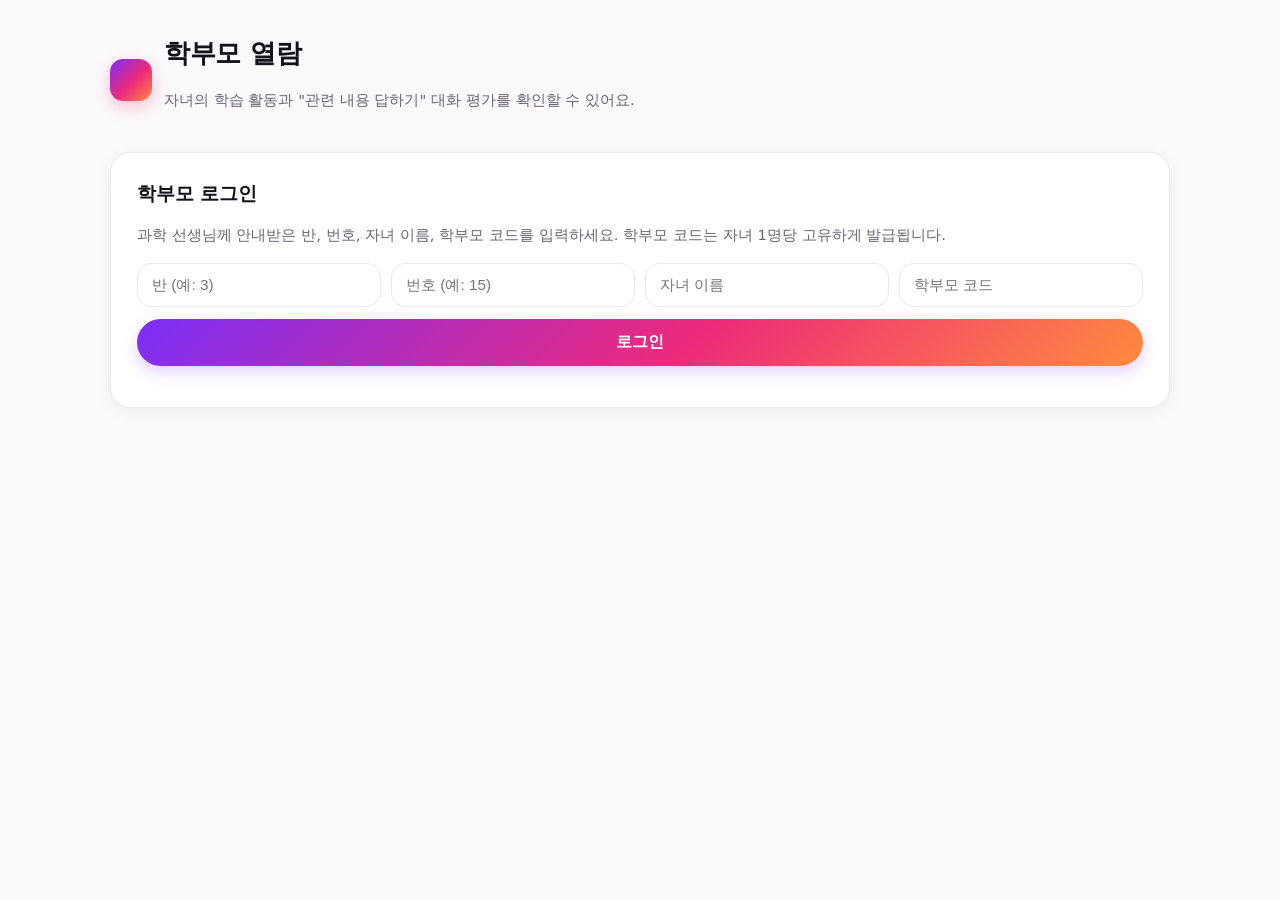
<file: frontend/parent/index.html>
<!DOCTYPE html>
<html lang="ko">
<head>
<meta charset="UTF-8" />
<meta name="viewport" content="width=device-width, initial-scale=1.0" />
<title>학부모 열람 · 전기와 자기 학습 플랫폼</title>
<link rel="stylesheet" href="../assets/css/style.css" />
<link rel="icon" type="image/png" href="../assets/images/favicon.png" />
</head>
<body>
<div class="page">
  <div class="brand">
    <div class="badge"></div>
    <div>
      <h1>학부모 열람</h1>
      <p class="muted">자녀의 학습 활동과 "관련 내용 답하기" 대화 평가를 확인할 수 있어요.</p>
    </div>
  </div>

  <div id="login-view" class="card">
    <h2>학부모 로그인</h2>
    <p class="muted">과학 선생님께 안내받은 반, 번호, 자녀 이름, 학부모 코드를 입력하세요. 학부모 코드는 자녀 1명당 고유하게 발급됩니다.</p>
    <div class="form-grid">
      <input id="p-classroom" placeholder="반 (예: 3)" inputmode="numeric" />
      <input id="p-number" placeholder="번호 (예: 15)" inputmode="numeric" />
      <input id="p-name" placeholder="자녀 이름" />
      <input id="p-code" placeholder="학부모 코드" />
    </div>
    <button class="btn block" id="login-btn">로그인</button>
    <p class="muted" id="login-status" style="margin-top:10px;"></p>
  </div>

  <div id="view" style="display:none;">
    <div class="card">
      <p class="muted" id="student-title"></p>
      <div>
        <span class="tag">교과서 활동 점수 <strong id="score-activity">0</strong>점</span>
      </div>
      <button class="btn secondary" id="logout-btn" style="margin-top:14px;">로그아웃</button>
    </div>

    <div class="card">
      <h2>교과서 활동 내용</h2>
      <p class="muted">자녀가 지금까지 제출한 교과서 활동 답변이에요.</p>
      <div id="activity-responses"></div>
    </div>

    <div class="card">
      <h2>"관련 내용 답하기" 대화 평가 (성취기준 기준 5점 루브릭)</h2>
      <p class="muted">챗봇과의 대화가 끝날 때마다 성취기준을 기준으로 AI가 평가한 결과입니다.</p>
      <div id="evaluations"></div>
    </div>

    <div class="card">
      <h2>"관련 내용 답하기" 대화 전문</h2>
      <div id="chatbot-sessions"></div>
    </div>

    <div class="card">
      <h2>진단평가 응답 이력</h2>
      <div style="overflow-x:auto;">
        <table class="roster-table" id="diag-table">
          <thead><tr><th>시각</th><th>문항ID</th><th>정오답</th><th>시도</th></tr></thead>
          <tbody id="diag-tbody"></tbody>
        </table>
      </div>
    </div>
  </div>

  <div id="error-view" class="card error" style="display:none;"></div>
</div>

<script src="../assets/js/config.js"></script>
<script src="../assets/js/api.js"></script>
<script src="../assets/js/auth.js"></script>
<script>
  const els = {
    loginView: document.getElementById('login-view'),
    view: document.getElementById('view'),
    error: document.getElementById('error-view'),
    loginStatus: document.getElementById('login-status'),
    studentTitle: document.getElementById('student-title'),
    scoreActivity: document.getElementById('score-activity'),
    activityResponses: document.getElementById('activity-responses'),
    evaluations: document.getElementById('evaluations'),
    chatbotSessions: document.getElementById('chatbot-sessions'),
    diagTbody: document.getElementById('diag-tbody'),
  };

  function showError(msg) {
    els.error.style.display = 'block';
    els.error.textContent = msg;
  }

  // frontend/activity/index.html의 ACTIVITIES 제목과 동일하게 맞춰주세요(그쪽에 활동이
  // 추가되면 여기도 같이 추가해야 제목이 정상적으로 보입니다).
  const ACTIVITY_TITLES = {
    '01_1': '마찰 전기의 성질 알아보기',
    '01_2': '정전기 유도',
    '01_3': '검전기로 정전기 유도 현상 관찰하기',
  };

  function escapeHtml(s) {
    return String(s == null ? '' : s).replace(/[&<>"']/g, (c) => ({ '&': '&amp;', '<': '&lt;', '>': '&gt;', '"': '&quot;', "'": '&#39;' }[c]));
  }

  function fmtTime(t) {
    if (!t) return '';
    const d = new Date(t);
    return isNaN(d) ? String(t) : d.toLocaleString('ko-KR');
  }

  function starString(n) {
    const stars = Math.max(0, Math.min(5, Number(n) || 0));
    return '★'.repeat(stars) + '☆'.repeat(5 - stars);
  }

  async function loadView() {
    try {
      const result = await callApi('getParentView', {});
      renderView(result);
      els.loginView.style.display = 'none';
      els.view.style.display = 'block';
    } catch (err) {
      showError('자료를 불러오지 못했습니다: ' + err.message);
    }
  }

  function renderView(result) {
    const st = result.student;
    els.studentTitle.textContent = `${st.classroom}반 ${st.number}번 ${st.name} 학생`;
    els.scoreActivity.textContent = result.activityScore;

    const activityResponses = result.activityResponses || [];
    if (!activityResponses.length) {
      els.activityResponses.innerHTML = '<p class="muted">아직 제출한 활동이 없습니다.</p>';
    } else {
      els.activityResponses.innerHTML = activityResponses
        .map(
          (a) => `
        <div class="status-banner" style="margin-bottom:10px;">
          <strong>${escapeHtml(ACTIVITY_TITLES[a.activityId] || a.activityId)}</strong>
          <p class="muted" style="margin:4px 0 6px; font-size:0.82rem;">${fmtTime(a.time)}</p>
          <p style="white-space:pre-wrap; margin:0;">${escapeHtml(a.answer)}</p>
        </div>`
        )
        .join('');
    }

    if (!result.chatbotEvaluations.length) {
      els.evaluations.innerHTML = '<p class="muted">아직 완료된 대화 평가가 없습니다.</p>';
    } else {
      els.evaluations.innerHTML = result.chatbotEvaluations
        .map(
          (e) => `
        <div class="status-banner" style="margin-bottom:10px;">
          <strong>${e.concept || ''}</strong>${e.standard ? ` (${e.standard})` : ''}<br>
          <span style="font-size:1.2rem; letter-spacing:2px;">${starString(e.stars)}</span> ${e.stars}/5점<br>
          <span class="muted">${(e.rationale || '').replace(/</g, '&lt;')}</span>
        </div>`
        )
        .join('');
    }

    if (!result.chatbotSessions.length) {
      els.chatbotSessions.innerHTML = '<p class="muted">대화 기록이 없습니다.</p>';
    } else {
      els.chatbotSessions.innerHTML = result.chatbotSessions
        .map(
          (s) => `
        <div class="card" style="margin-top:10px;">
          <span class="tag">${s.concept || ''}</span>
          <div class="chat-log" style="max-height:none;">
            ${s.turns
              .map((t) => {
                const cls = t.speaker === '학생' ? 'student' : t.speaker === '챗봇' ? 'bot' : 'system';
                return `<div class="chat-bubble ${cls}">${(t.message || '').replace(/</g, '&lt;')}</div>`;
              })
              .join('')}
          </div>
        </div>`
        )
        .join('');
    }

    els.diagTbody.innerHTML = result.diagnosticResponses
      .map(
        (r) => `<tr>
          <td>${fmtTime(r['제출시각'])}</td><td>${r['문항ID']}</td><td>${r['정오답']}</td><td>${r['시도번호'] || ''}</td>
        </tr>`
      )
      .join('') || '<tr><td colspan="4" class="muted">응답 기록이 없습니다.</td></tr>';
  }

  document.getElementById('login-btn').addEventListener('click', async () => {
    const classroom = document.getElementById('p-classroom').value.trim();
    const number = document.getElementById('p-number').value.trim();
    const name = document.getElementById('p-name').value.trim();
    const code = document.getElementById('p-code').value.trim();
    if (!classroom || !number || !name || !code) {
      els.loginStatus.textContent = '반, 번호, 자녀 이름, 학부모 코드를 모두 입력해주세요.';
      els.loginStatus.classList.add('error');
      return;
    }
    els.loginStatus.textContent = '로그인하는 중...';
    els.loginStatus.classList.remove('error');
    try {
      await loginParent(classroom, number, name, code);
      await loadView();
    } catch (err) {
      els.loginStatus.textContent = err.message;
      els.loginStatus.classList.add('error');
    }
  });

  document.getElementById('logout-btn').addEventListener('click', () => {
    sessionStorage.removeItem('authToken');
    sessionStorage.removeItem('user');
    els.view.style.display = 'none';
    els.loginView.style.display = 'block';
  });

  const existingUser = getCurrentUser();
  if (existingUser && existingUser.role === 'parent') {
    loadView();
  }
</script>
</body>
</html>
</file>
<file: frontend/assets/css/style.css>
/**
 * 디자인 시스템 v2 — 인스타그램/쓰레드/유튜브에서 영감을 받은 톤:
 * 굵은 타이포 + 넉넉한 여백 + 알약(pill) 버튼 + 그라디언트 포인트 + 가벼운 마이크로 애니메이션.
 * 모든 페이지가 이 파일 하나만 공유하므로, 여기 바뀐 값이 로그인부터 대시보드까지 그대로 반영됩니다.
 */

:root {
  --color-bg: #faf9fb;
  --color-surface: #ffffff;
  --color-surface-2: #f5f3f7;
  --color-primary: #7b2ff7;
  --color-primary-dark: #6018d6;
  --color-accent: #ee2a7b;
  --color-accent-2: #ff8a3d;
  --gradient-brand: linear-gradient(135deg, #7b2ff7 0%, #ee2a7b 55%, #ff8a3d 100%);
  --color-text: #14121a;
  --color-text-muted: #6b6572;
  --color-border: #ece8ef;
  --color-correct: #17b26a;
  --color-incorrect: #f0384a;
  --radius: 20px;
  --radius-sm: 14px;
  --shadow: 0 4px 18px rgba(20, 10, 40, 0.06);
  --shadow-lift: 0 10px 30px rgba(123, 47, 247, 0.16);
}

* {
  box-sizing: border-box;
}

body {
  margin: 0;
  font-family: "Pretendard", "Apple SD Gothic Neo", "Malgun Gothic", system-ui, sans-serif;
  background: var(--color-bg);
  color: var(--color-text);
  line-height: 1.6;
  -webkit-font-smoothing: antialiased;
}

.page {
  max-width: 1100px;
  margin: 0 auto;
  padding: 32px 20px 64px;
}

.card {
  background: var(--color-surface);
  border: 1px solid var(--color-border);
  border-radius: var(--radius);
  box-shadow: var(--shadow);
  padding: 26px;
  margin-bottom: 20px;
  animation: fade-up 0.25s ease both;
}

h1 {
  font-size: 1.65rem;
  font-weight: 800;
  letter-spacing: -0.01em;
  margin: 0 0 4px;
}

h2 {
  font-size: 1.2rem;
  font-weight: 750;
  letter-spacing: -0.005em;
  margin: 0 0 12px;
}

h3 {
  font-weight: 700;
}

p.muted,
.muted {
  color: var(--color-text-muted);
  font-size: 0.93rem;
}

.brand {
  display: flex;
  align-items: center;
  flex-wrap: wrap;
  gap: 12px;
  margin-bottom: 24px;
}

.brand .badge {
  width: 42px;
  height: 42px;
  border-radius: 13px;
  background: var(--gradient-brand);
  box-shadow: 0 6px 16px rgba(238, 42, 123, 0.28);
  flex-shrink: 0;
}

/* 로그인 후 헤더 오른쪽에 뜨는 "내 대시보드 보기"/"로그아웃" 등 버튼 자리. 비어있을 땐(로그인
   전) 자리를 차지하지 않도록 gap 대신 margin-left:auto로만 오른쪽에 붙입니다. */
.brand-actions {
  margin-left: auto;
  display: flex;
  align-items: center;
  gap: 8px;
  flex-wrap: wrap;
}

.brand-actions .btn {
  padding: 9px 16px;
  font-size: 0.86rem;
}

.brand-actions p.muted {
  margin: 0;
  white-space: nowrap;
}

.brand-actions #score-view {
  display: flex;
  gap: 8px;
  flex-wrap: wrap;
}

/* 학생 홈 화면 맨 위, 이번 단원 성취기준 안내 */
.standards-list {
  margin: 10px 0 0;
  padding: 0;
  list-style: none;
  display: flex;
  flex-direction: column;
  gap: 8px;
}

.standards-list li {
  font-size: 0.92rem;
  color: var(--color-text-muted);
  line-height: 1.55;
}

.standard-code {
  display: inline-block;
  font-weight: 800;
  font-size: 0.78rem;
  color: #fff;
  background: var(--gradient-brand);
  border-radius: 999px;
  padding: 2px 10px;
  margin-right: 8px;
  white-space: nowrap;
}

.btn {
  display: inline-flex;
  align-items: center;
  justify-content: center;
  gap: 8px;
  padding: 13px 22px;
  border-radius: 999px;
  border: none;
  font-size: 1rem;
  font-weight: 700;
  cursor: pointer;
  background: var(--gradient-brand);
  color: #fff;
  box-shadow: 0 6px 16px rgba(123, 47, 247, 0.22);
  transition: transform 0.12s ease, box-shadow 0.12s ease, filter 0.12s ease;
}

.btn:hover {
  filter: brightness(1.05);
  transform: translateY(-1px);
  box-shadow: 0 10px 22px rgba(123, 47, 247, 0.3);
}

.btn:active {
  transform: scale(0.97);
}

.btn:disabled {
  opacity: 0.5;
  cursor: not-allowed;
  transform: none;
}

.btn.secondary {
  background: var(--color-surface);
  color: var(--color-text);
  border: 1.5px solid var(--color-text);
  box-shadow: none;
}

.btn.secondary:hover {
  background: var(--color-text);
  color: #fff;
  box-shadow: 0 6px 16px rgba(20, 18, 26, 0.18);
}

.btn.block {
  width: 100%;
}

/* 교사 메뉴: 버튼 세 개를 가로로. 설명(span.muted)은 평소엔 숨겨두고 마우스를 올리면
   버튼 아래에 말풍선처럼 나타납니다 — 화면을 덜 차지하면서도 설명은 그대로 유지. */
.teacher-menu-row {
  display: flex;
  flex-wrap: wrap;
  gap: 10px;
}

/* 말풍선(.menu-item .muted)이 카드 밖으로 튀어나와도 바로 아래 카드에 가려지지 않도록,
   교사 메뉴 카드 자체를 형제 카드들보다 위 스택에 놓습니다. (.menu-item:hover의 transform이
   말풍선의 z-index를 그 안에 가둬버리므로, 카드 단위로 스택을 올려줘야 함) */
#teacher-card {
  position: relative;
  z-index: 3;
}

.menu-item {
  position: relative;
  display: inline-flex;
  align-items: center;
  padding: 13px 22px;
  border-radius: 999px;
  border: 1.5px solid var(--color-text);
  background: var(--color-surface);
  text-decoration: none;
  color: inherit;
  box-shadow: none;
  transition: background 0.12s ease, color 0.12s ease, transform 0.12s ease;
}

.menu-item:hover,
.menu-item:focus-visible {
  background: var(--color-text);
  color: #fff;
  transform: translateY(-1px);
}

.menu-item strong {
  font-size: 1rem;
  font-weight: 700;
  white-space: nowrap;
}

.menu-item .muted {
  position: absolute;
  left: 50%;
  top: calc(100% + 10px);
  transform: translateX(-50%) translateY(-4px);
  width: 240px;
  max-width: 72vw;
  padding: 10px 14px;
  border-radius: var(--radius-sm);
  background: var(--color-text);
  color: #fff;
  font-size: 0.82rem;
  line-height: 1.5;
  text-align: left;
  opacity: 0;
  visibility: hidden;
  pointer-events: none;
  box-shadow: var(--shadow-lift);
  transition: opacity 0.15s ease, transform 0.15s ease, visibility 0.15s;
  z-index: 5;
}

.menu-item:hover .muted,
.menu-item:focus-visible .muted {
  opacity: 1;
  visibility: visible;
  transform: translateX(-50%) translateY(0);
}

.subunit-grid {
  display: grid;
  grid-template-columns: repeat(auto-fill, minmax(140px, 1fr));
  gap: 10px;
}

.subunit-grid .choice {
  font-weight: 700;
}

#subunit-groups {
  display: grid;
  grid-template-columns: 1fr;
  gap: 12px;
}

@media (min-width: 700px) {
  #subunit-groups {
    grid-template-columns: 1fr 1fr;
  }
}

.subunit-group {
  padding: 18px 20px;
  border: 1px solid var(--color-border);
  border-radius: var(--radius);
  background: var(--color-surface);
  transition: box-shadow 0.15s ease, transform 0.15s ease;
}

.subunit-group:hover {
  transform: translateY(-2px);
  box-shadow: var(--shadow-lift);
}

.subunit-group-head {
  display: flex;
  align-items: center;
  justify-content: space-between;
  gap: 10px;
  margin-bottom: 12px;
}

.subunit-group-head-left {
  display: flex;
  align-items: center;
  gap: 10px;
  min-width: 0;
}

.subunit-icon {
  width: 34px;
  height: 34px;
  flex-shrink: 0;
}

.subunit-group strong {
  font-size: 1.04rem;
  font-weight: 750;
}

/* 교사 전용: 소단원 제목 줄 오른쪽 끝의 "자료 추가" 버튼 */
.subunit-add-btn {
  flex-shrink: 0;
  width: 30px;
  height: 30px;
  border-radius: 999px;
  border: none;
  background: var(--gradient-brand);
  color: #fff;
  font-size: 1.15rem;
  font-weight: 700;
  line-height: 1;
  cursor: pointer;
  display: inline-flex;
  align-items: center;
  justify-content: center;
  box-shadow: 0 4px 12px rgba(123, 47, 247, 0.22);
  transition: transform 0.12s ease, filter 0.12s ease;
}

.subunit-add-btn:hover {
  filter: brightness(1.08);
  transform: scale(1.06);
}

.subunit-group-links {
  display: flex;
  gap: 8px;
  flex-wrap: wrap;
}

.subunit-group-links .btn {
  flex: 1;
  min-width: 130px;
}

/* 교사가 지금 진행 중(진행중/일괄)으로 지정한 소단원을 학생 화면에서 바로 눈에 띄게 표시 */
.subunit-group-active {
  border: 2px solid transparent;
  background-image: linear-gradient(var(--color-surface), var(--color-surface)), var(--gradient-brand);
  background-origin: border-box;
  background-clip: padding-box, border-box;
  box-shadow: 0 0 0 4px rgba(238, 42, 123, 0.12), var(--shadow-lift);
  animation: pulse-glow 2.2s ease-in-out infinite;
}

.choice-list {
  display: grid;
  gap: 10px;
  margin: 18px 0;
}

/* 정오답 피드백 팝업 */
.modal-overlay {
  position: fixed;
  inset: 0;
  background: rgba(20, 14, 30, 0.55);
  backdrop-filter: blur(3px);
  display: flex;
  align-items: center;
  justify-content: center;
  padding: 20px;
  z-index: 1000;
}

.modal-box {
  background: var(--color-surface);
  border-radius: 24px;
  max-width: 480px;
  width: 100%;
  padding: 26px;
  box-shadow: 0 20px 60px rgba(20, 10, 40, 0.35);
  max-height: 85vh;
  overflow-y: auto;
  animation: pop-in 0.2s cubic-bezier(0.2, 0.9, 0.3, 1.2) both;
}

/* 선택한 보기 바로 아래에 끼워넣는 확신도/피드백 블록 (choice-list의 grid item으로 삽입됨) */
.followup-block {
  border-left: 3px solid var(--color-primary);
  padding: 4px 0 4px 16px;
  margin: 2px 0;
  animation: fade-up 0.2s ease both;
}

.followup-block h2 {
  font-size: 1rem;
  margin: 0 0 10px;
}

.followup-block .choice-list {
  margin: 0;
}

.choice {
  display: flex;
  align-items: center;
  gap: 10px;
  padding: 16px 18px;
  border-radius: var(--radius-sm);
  border: 2px solid var(--color-border);
  background: var(--color-surface);
  cursor: pointer;
  font-size: 1rem;
  font-weight: 600;
  text-align: left;
  transition: border-color 0.12s ease, background 0.12s ease, transform 0.1s ease;
}

.choice:hover {
  border-color: var(--color-primary);
  transform: translateY(-1px);
}

.choice.selected {
  border-color: var(--color-primary);
  background: linear-gradient(0deg, rgba(123, 47, 247, 0.07), rgba(123, 47, 247, 0.07));
}

.choice.correct {
  border-color: var(--color-correct);
  background: #e9fbf2;
  animation: pop-in 0.25s ease both;
}

.choice.incorrect {
  border-color: var(--color-incorrect);
  background: #fdecee;
  animation: shake 0.35s ease both;
}

.choice input {
  accent-color: var(--color-primary);
}

.progress-bar {
  height: 10px;
  border-radius: 999px;
  background: var(--color-surface-2);
  overflow: hidden;
  margin-bottom: 20px;
}

.progress-bar > div {
  height: 100%;
  background: var(--gradient-brand);
  border-radius: 999px;
  transition: width 0.3s ease;
}

.feedback-box {
  display: flex;
  align-items: flex-start;
  gap: 10px;
  border-radius: var(--radius-sm);
  padding: 18px 20px;
  margin-top: 4px;
  font-size: 1rem;
  font-weight: 500;
}

.feedback-icon {
  width: 24px;
  height: 24px;
  flex-shrink: 0;
  margin-top: 2px;
}

.feedback-box.correct {
  background: #e9fbf2;
  border: 1.5px solid var(--color-correct);
  color: #0d7a45;
}

.feedback-box.incorrect {
  background: #fdecee;
  border: 1.5px solid var(--color-incorrect);
  color: #ad1424;
}

.tag {
  display: inline-block;
  font-size: 0.76rem;
  font-weight: 700;
  padding: 5px 12px;
  border-radius: 999px;
  background: rgba(123, 47, 247, 0.1);
  color: var(--color-primary-dark);
  margin-bottom: 8px;
  letter-spacing: 0.01em;
}

.status-banner {
  font-size: 0.86rem;
  font-weight: 600;
  padding: 10px 16px;
  border-radius: var(--radius-sm);
  background: rgba(123, 47, 247, 0.08);
  color: var(--color-primary-dark);
  margin-bottom: 16px;
}

.error {
  color: var(--color-incorrect);
}

/* "내 대시보드"의 진단평가 오답 개념 복습 카드 — 오답이지만 야단치는 톤이 아니라
   "다시 보면 좋을 것"이라는 느낌을 주려고 --color-incorrect(빨강) 대신 --color-accent-2(주황)를 씀 */
.weak-concept-card {
  border: 1px solid var(--color-border);
  border-left: 4px solid var(--color-accent-2);
  border-radius: var(--radius-sm);
  background: var(--color-surface);
  padding: 14px 18px;
  margin-bottom: 12px;
}

.weak-concept-card h3 {
  margin: 0 0 6px;
  font-size: 1rem;
}

.weak-concept-card .question-text {
  font-size: 0.88rem;
  color: var(--color-text-muted);
  margin: 0 0 8px;
}

.weak-concept-card .explanation {
  font-size: 0.92rem;
  margin: 0;
}

/* 교사의 "반별 오늘 활동 지정" 카드: 반 카드를 2열로 나눠 배치(반이 많아도 세로로 한없이
   길어지지 않도록). 좁은 화면(모바일)에서는 1열로 자연스럽게 접힙니다. */
.classroom-grid {
  display: grid;
  grid-template-columns: 1fr;
  gap: 14px;
}

@media (min-width: 640px) {
  .classroom-grid {
    grid-template-columns: 1fr 1fr;
  }
}

/* 교사 화면 공통: "내 담당 반만" ↔ "전체 반 보기" 전환 버튼 */
.scope-toggle-row {
  display: flex;
  justify-content: flex-end;
  margin-bottom: 10px;
}

/* 학생 홈 화면의 "오늘의 활동" 드롭다운 + 교사의 반별 활동 지정 드롭다운 공용 스타일 */
.activity-select {
  width: 100%;
  padding: 12px 14px;
  border-radius: var(--radius-sm);
  border: 1.5px solid var(--color-border);
  font-size: 0.96rem;
  font-family: inherit;
  background: var(--color-surface);
  color: var(--color-text);
}

.activity-select:focus {
  outline: none;
  border-color: var(--color-primary);
}

.activity-select option:disabled {
  color: var(--color-text-muted);
}

/* 학생 홈 화면: 지정된 그룹의 활동 전체 목록. 활성화된 것만 실제 버튼(.btn.block)이고
   나머지는 아래 .activity-row로 나열되는 "누를 수 없는 줄"입니다. */
.activity-list {
  display: flex;
  flex-direction: column;
  gap: 10px;
}

.activity-row {
  padding: 13px 20px;
  border-radius: 999px;
  border: 1.5px dashed var(--color-border);
  color: var(--color-text-muted);
  font-weight: 700;
  font-size: 1rem;
}

/* 교사 화면: 반별 오늘 활동 지정 카드의 활동 체크박스(같은 소단원에서 여러 개 동시 활성화 가능) */
.activity-checkbox-list {
  display: flex;
  flex-direction: column;
  gap: 8px;
}

.activity-checkbox {
  display: flex;
  align-items: center;
  gap: 10px;
  padding: 10px 14px;
  border-radius: var(--radius-sm);
  border: 1.5px solid var(--color-border);
  font-weight: 600;
  cursor: pointer;
}

.activity-checkbox input[type='checkbox'] {
  width: 18px;
  height: 18px;
  accent-color: var(--color-primary);
  cursor: pointer;
}

/* 소단원 카드의 "활동" 링크를 새 탭 대신 작은 팝업 창으로 열 때 쓰는 모달 */
.activity-modal-box {
  position: relative;
  max-width: 900px;
  width: 92vw;
  max-height: 90vh;
  padding: 0;
  background: var(--color-surface);
  overflow: hidden;
}

.activity-modal-iframe {
  display: block;
  width: 100%;
  min-height: 200px;
  max-height: 90vh;
  border: none;
  transition: height 0.15s ease;
}

.activity-modal-close {
  position: absolute;
  top: 10px;
  right: 10px;
  z-index: 1;
  width: 36px;
  height: 36px;
  border-radius: 999px;
  border: none;
  background: var(--color-text);
  color: #fff;
  font-size: 1.3rem;
  line-height: 1;
  cursor: pointer;
  display: flex;
  align-items: center;
  justify-content: center;
  box-shadow: 0 4px 12px rgba(0, 0, 0, 0.25);
}

.activity-modal-close:hover {
  filter: brightness(1.15);
}

/* 교과서 활동: 페이지 이미지 위, 원본 빈칸 자리에 겹쳐 놓는 답변 입력칸 */
.activity-answer-box {
  position: absolute;
  resize: none;
  border: 1.5px dashed var(--color-primary);
  background: rgba(255, 255, 255, 0.88);
  border-radius: 8px;
  padding: 4px 6px;
  font-family: inherit;
  font-size: 0.85rem;
  line-height: 1.3;
  color: var(--color-text);
  box-sizing: border-box;
}

.activity-answer-box:focus {
  outline: none;
  border-style: solid;
  background: #fff;
}

/* 대시보드 소단원별 정답률 막대그래프(SVG) 컨테이너 */
.bar-chart-wrap {
  margin-bottom: 18px;
  padding: 16px;
  border-radius: var(--radius);
  background: var(--color-surface-2);
  border: 1px solid var(--color-border);
}

table.roster-table {
  width: 100%;
  border-collapse: collapse;
  font-size: 0.92rem;
}

table.roster-table th {
  font-weight: 750;
  color: var(--color-text-muted);
  font-size: 0.82rem;
  text-transform: uppercase;
  letter-spacing: 0.02em;
}

table.roster-table th,
table.roster-table td {
  border-bottom: 1px solid var(--color-border);
  padding: 10px 12px;
  text-align: left;
}

table.roster-table tbody tr:hover {
  background: var(--color-surface-2);
}

.form-grid {
  display: grid;
  gap: 10px;
  grid-template-columns: repeat(auto-fit, minmax(140px, 1fr));
  margin-bottom: 12px;
}

.form-grid input,
.form-grid select {
  padding: 12px 14px;
  border-radius: var(--radius-sm);
  border: 1.5px solid var(--color-border);
  font-size: 0.96rem;
  background: var(--color-surface);
  transition: border-color 0.12s ease;
}

.form-grid input:focus,
.form-grid select:focus {
  outline: none;
  border-color: var(--color-primary);
}

.chat-log {
  display: flex;
  flex-direction: column;
  gap: 10px;
  margin-bottom: 16px;
  max-height: 55vh;
  overflow-y: auto;
}

/* 챗봇 말풍선 한 줄(아바타 + 말풍선). addBubble()이 speaker별로 이 row로 감싸서 넣습니다. */
.chat-row {
  display: flex;
  align-items: flex-end;
  gap: 8px;
}

.chat-row.student {
  justify-content: flex-end;
}

.chat-avatar {
  width: 32px;
  height: 32px;
  border-radius: 50%;
  flex-shrink: 0;
  background: var(--color-surface-2);
  padding: 4px;
}

.chat-bubble {
  padding: 13px 17px;
  border-radius: 20px;
  max-width: 85%;
  font-size: 0.96rem;
  white-space: pre-wrap;
  animation: fade-up 0.18s ease both;
}

.chat-bubble.bot {
  background: var(--color-surface-2);
  border-bottom-left-radius: 6px;
}

.chat-bubble.student {
  background: var(--gradient-brand);
  color: #fff;
  border-bottom-right-radius: 6px;
}

.chat-bubble.system {
  background: #fff4e0;
  border: 1px solid #f0c36d;
  width: 100%;
}

/* 대시보드/학부모 화면은 .chat-row 없이 .chat-log에 말풍선을 바로 넣으므로, 그 경우에만 좌우 정렬을 적용 */
.chat-log > .chat-bubble.bot {
  align-self: flex-start;
}

.chat-log > .chat-bubble.student {
  align-self: flex-end;
}

.chat-log > .chat-bubble.system {
  align-self: stretch;
}

.chat-input-row {
  display: flex;
  gap: 8px;
}

.chat-input-row textarea {
  flex: 1;
  padding: 13px 15px;
  border-radius: var(--radius-sm);
  border: 1.5px solid var(--color-border);
  font-size: 0.96rem;
  resize: none;
  font-family: inherit;
}

.chat-input-row textarea:focus {
  outline: none;
  border-color: var(--color-primary);
}

.mic-btn {
  flex-shrink: 0;
  padding: 13px 18px;
  font-size: 1.1rem;
}

.mic-btn.recording {
  background: #ee2a7b;
  color: #fff;
  border-color: #ee2a7b;
  animation: mic-pulse 1.2s ease-in-out infinite;
}

@keyframes mic-pulse {
  0%, 100% {
    box-shadow: 0 0 0 0 rgba(238, 42, 123, 0.45);
  }
  50% {
    box-shadow: 0 0 0 10px rgba(238, 42, 123, 0);
  }
}

@keyframes fade-up {
  from {
    opacity: 0;
    transform: translateY(6px);
  }
  to {
    opacity: 1;
    transform: translateY(0);
  }
}

@keyframes pop-in {
  0% {
    opacity: 0;
    transform: scale(0.92);
  }
  100% {
    opacity: 1;
    transform: scale(1);
  }
}

@keyframes shake {
  0%, 100% { transform: translateX(0); }
  25% { transform: translateX(-4px); }
  75% { transform: translateX(4px); }
}

@keyframes pulse-glow {
  0%, 100% { box-shadow: 0 0 0 4px rgba(238, 42, 123, 0.12), var(--shadow-lift); }
  50% { box-shadow: 0 0 0 7px rgba(238, 42, 123, 0.18), var(--shadow-lift); }
}
</file>
